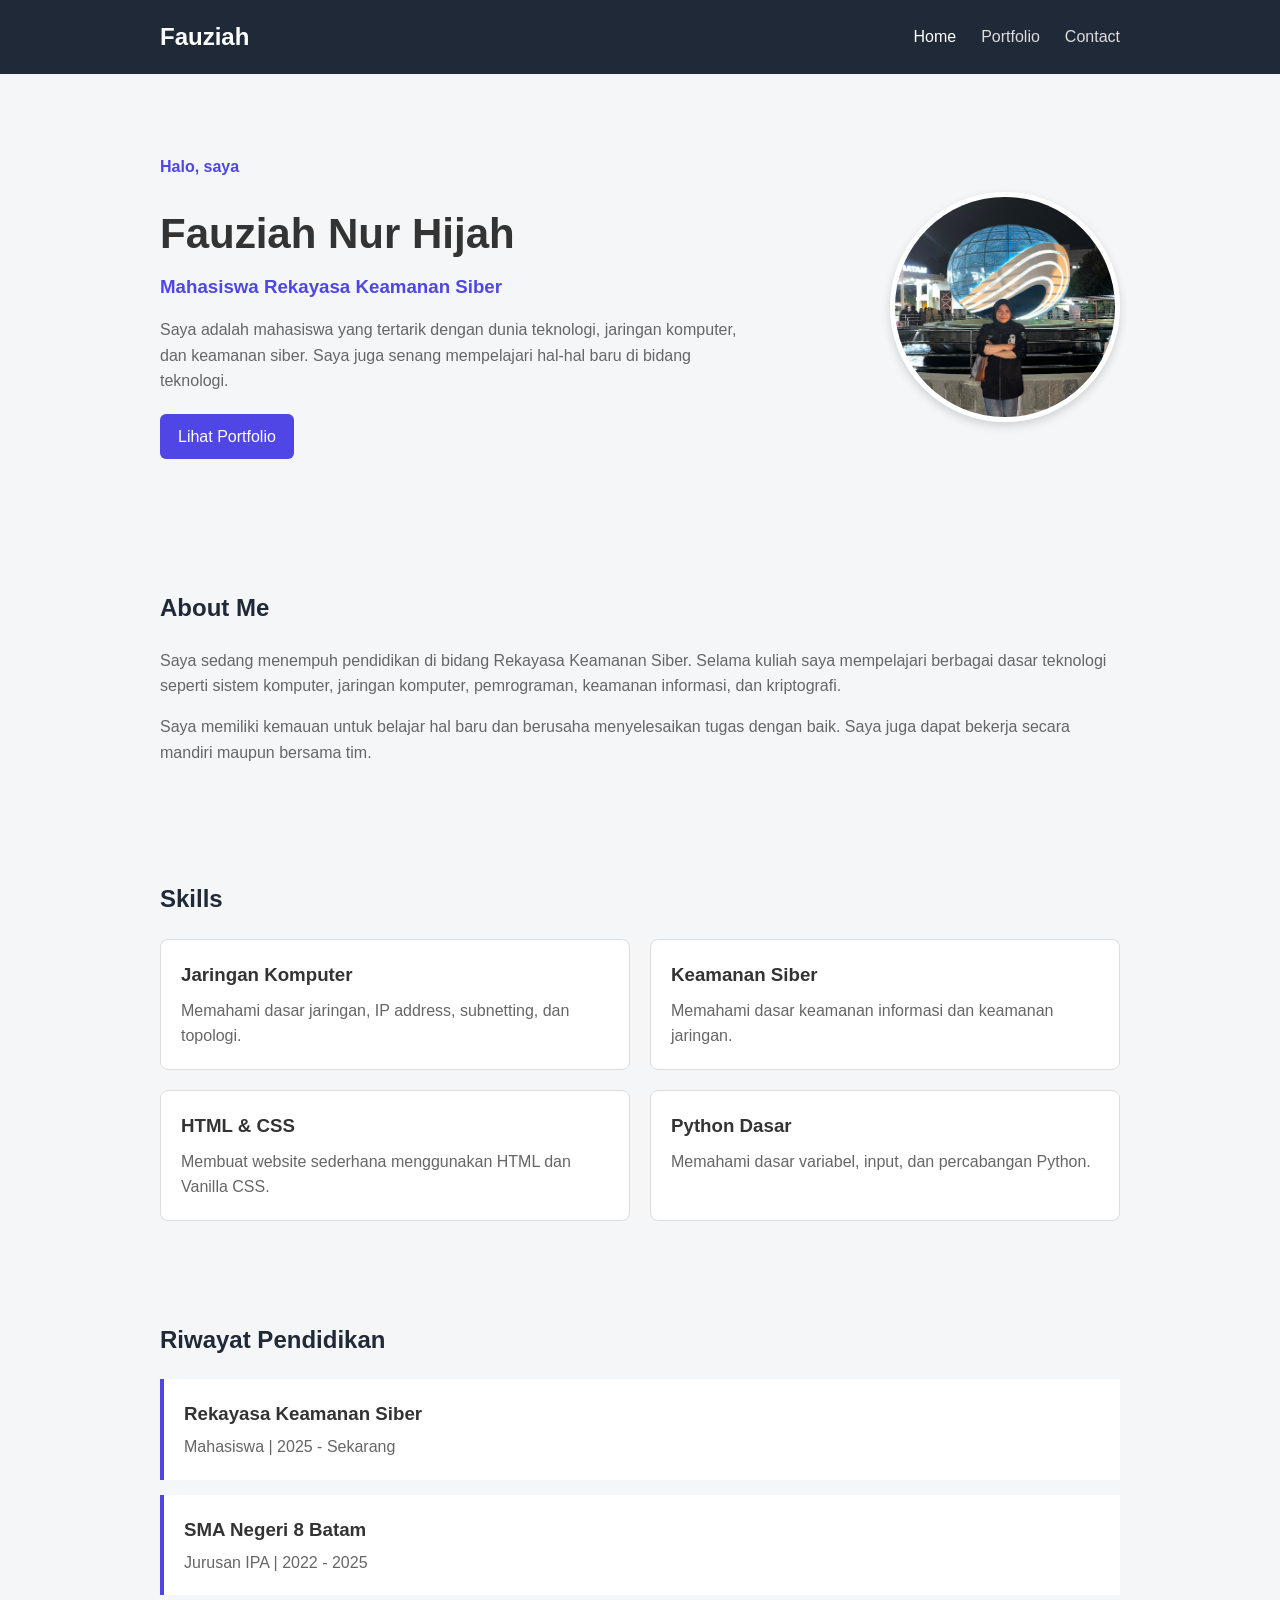
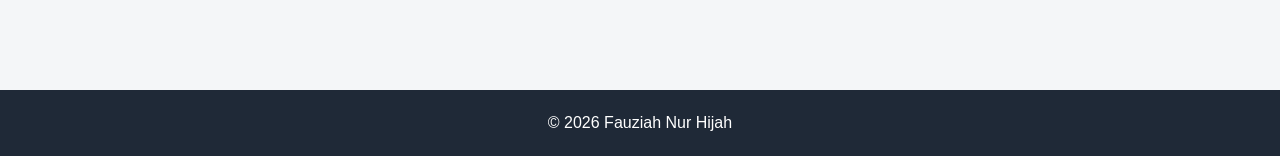
<file: Minggu 1/index.html>
<!DOCTYPE html>
<html lang="id">
<head>
    <meta charset="UTF-8">
    <meta name="viewport" content="width=device-width, initial-scale=1.0">
    <title>Profil Saya</title>
    <link rel="stylesheet" href="vanila.css">
</head>

<body>

    <header>
        <nav>
            <h2 class="logo">Fauziah</h2>

            <ul>
                <li><a href="index.html" class="active">Home</a></li>
                <li><a href="portfolio.html">Portfolio</a></li>
                <li><a href="contact.html">Contact</a></li>
            </ul>
        </nav>
    </header>

    <main>

        <section class="hero">
            <div class="hero-text">
                <p>Halo, saya</p>
                <h1>Fauziah Nur Hijah</h1>
                <h3>Mahasiswa Rekayasa Keamanan Siber</h3>

                <p>
                    Saya adalah mahasiswa yang tertarik dengan dunia teknologi,
                    jaringan komputer, dan keamanan siber. Saya juga senang
                    mempelajari hal-hal baru di bidang teknologi.
                </p>

                <a href="portfolio.html" class="button">
                    Lihat Portfolio
                </a>
            </div>

            <div class="profile">
                <img src="Images/foto.jpeg" alt="Foto Profil Fauziah">
                </div>
            </div>
        </section>


        <section class="content">
            <h2>About Me</h2>

            <p>
                Saya sedang menempuh pendidikan di bidang Rekayasa Keamanan
                Siber. Selama kuliah saya mempelajari berbagai dasar teknologi
                seperti sistem komputer, jaringan komputer, pemrograman,
                keamanan informasi, dan kriptografi.
            </p>

            <p>
                Saya memiliki kemauan untuk belajar hal baru dan berusaha
                menyelesaikan tugas dengan baik. Saya juga dapat bekerja
                secara mandiri maupun bersama tim.
            </p>
        </section>


        <section class="content">
            <h2>Skills</h2>

            <div class="skills">

                <div class="skill">
                    <h3>Jaringan Komputer</h3>
                    <p>Memahami dasar jaringan, IP address, subnetting, dan topologi.</p>
                </div>

                <div class="skill">
                    <h3>Keamanan Siber</h3>
                    <p>Memahami dasar keamanan informasi dan keamanan jaringan.</p>
                </div>

                <div class="skill">
                    <h3>HTML & CSS</h3>
                    <p>Membuat website sederhana menggunakan HTML dan Vanilla CSS.</p>
                </div>

                <div class="skill">
                    <h3>Python Dasar</h3>
                    <p>Memahami dasar variabel, input, dan percabangan Python.</p>
                </div>

            </div>
        </section>


        <section class="content">
            <h2>Riwayat Pendidikan</h2>

            <div class="education">
                <h3>Rekayasa Keamanan Siber</h3>
                <p>Mahasiswa | 2025 - Sekarang</p>
            </div>

            <div class="education">
                <h3>SMA Negeri 8 Batam</h3>
                <p>Jurusan IPA | 2022 - 2025</p>
            </div>
        </section>

    </main>


    <footer>
        <p>&copy; 2026 Fauziah Nur Hijah</p>
    </footer>

</body>
</html>
</file>
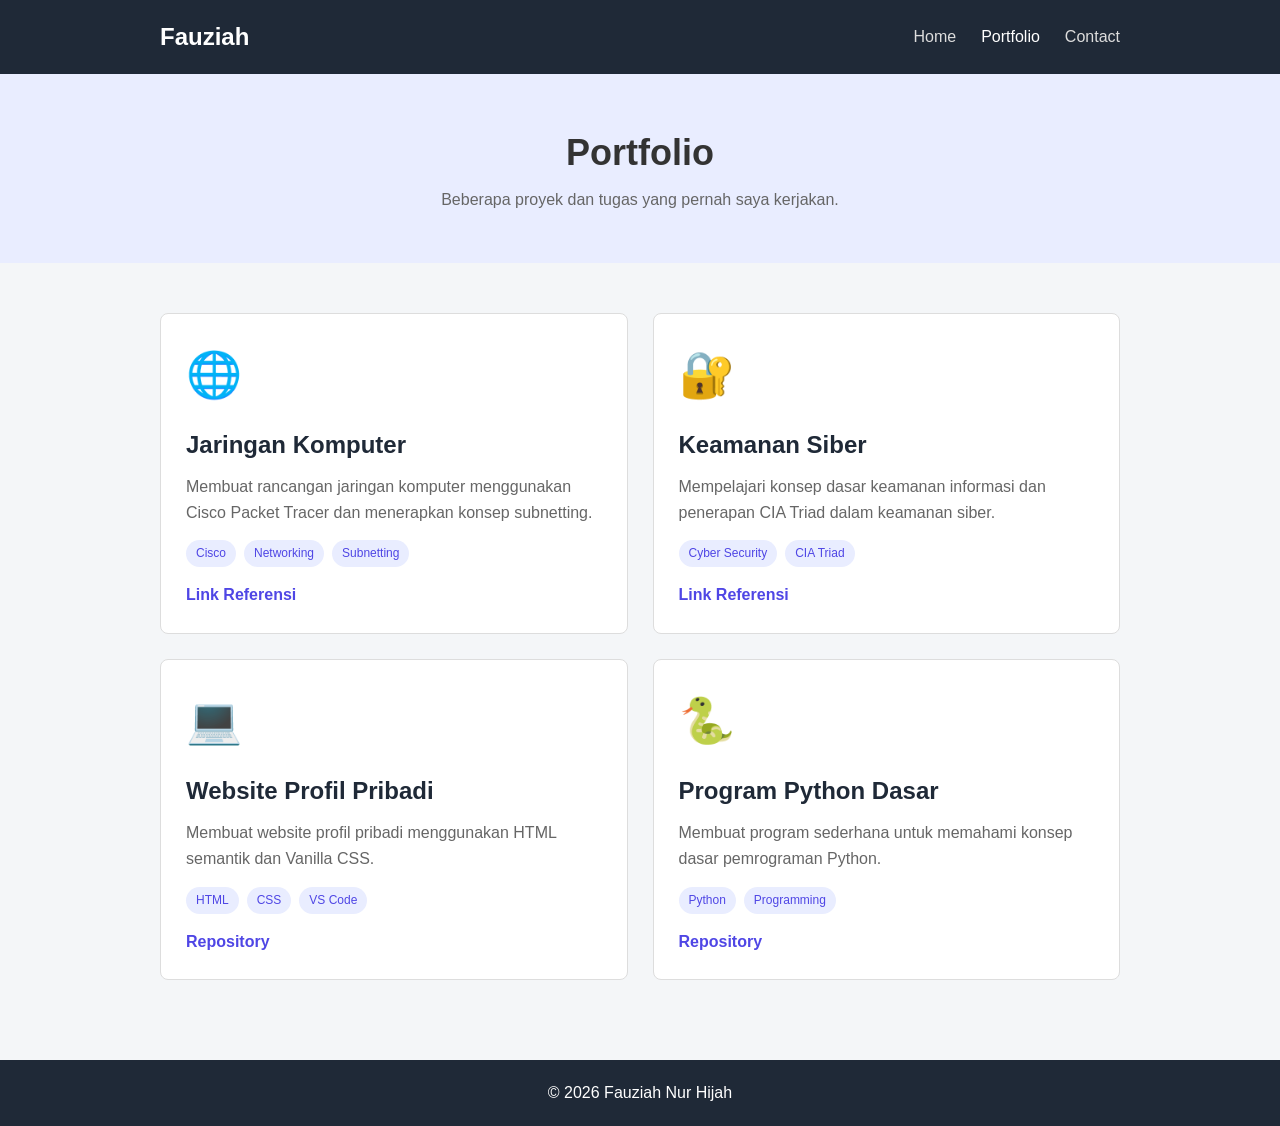
<file: Minggu 1/portfolio.html>
<!DOCTYPE html>
<html lang="id">
<head>
    <meta charset="UTF-8">
    <meta name="viewport" content="width=device-width, initial-scale=1.0">
    <title>Portfolio</title>
    <link rel="stylesheet" href="vanila.css">
</head>

<body>

    <header>
        <nav>
            <h2 class="logo">Fauziah</h2>

            <ul>
                <li><a href="index.html">Home</a></li>
                <li><a href="portfolio.html" class="active">Portfolio</a></li>
                <li><a href="contact.html">Contact</a></li>
            </ul>
        </nav>
    </header>


    <main>

        <section class="page-title">
            <h1>Portfolio</h1>
            <p>Beberapa proyek dan tugas yang pernah saya kerjakan.</p>
        </section>


        <section class="content">

            <div class="projects">

                <article class="project-card">
                    <div class="project-icon">🌐</div>

                    <h2>Jaringan Komputer</h2>

                    <p>
                        Membuat rancangan jaringan komputer menggunakan
                        Cisco Packet Tracer dan menerapkan konsep subnetting.
                    </p>

                    <div class="tags">
                        <span>Cisco</span>
                        <span>Networking</span>
                        <span>Subnetting</span>
                    </div>

                    <a href="#">Link Referensi</a>
                </article>


                <article class="project-card">
                    <div class="project-icon">🔐</div>

                    <h2>Keamanan Siber</h2>

                    <p>
                        Mempelajari konsep dasar keamanan informasi dan
                        penerapan CIA Triad dalam keamanan siber.
                    </p>

                    <div class="tags">
                        <span>Cyber Security</span>
                        <span>CIA Triad</span>
                    </div>

                    <a href="#">Link Referensi</a>
                </article>


                <article class="project-card">
                    <div class="project-icon">💻</div>

                    <h2>Website Profil Pribadi</h2>

                    <p>
                        Membuat website profil pribadi menggunakan HTML
                        semantik dan Vanilla CSS.
                    </p>

                    <div class="tags">
                        <span>HTML</span>
                        <span>CSS</span>
                        <span>VS Code</span>
                    </div>

                    <a href="#">Repository</a>
                </article>


                <article class="project-card">
                    <div class="project-icon">🐍</div>

                    <h2>Program Python Dasar</h2>

                    <p>
                        Membuat program sederhana untuk memahami konsep
                        dasar pemrograman Python.
                    </p>

                    <div class="tags">
                        <span>Python</span>
                        <span>Programming</span>
                    </div>

                    <a href="#">Repository</a>
                </article>

            </div>

        </section>

    </main>


    <footer>
        <p>&copy; 2026 Fauziah Nur Hijah</p>
    </footer>

</body>
</html>
</file>
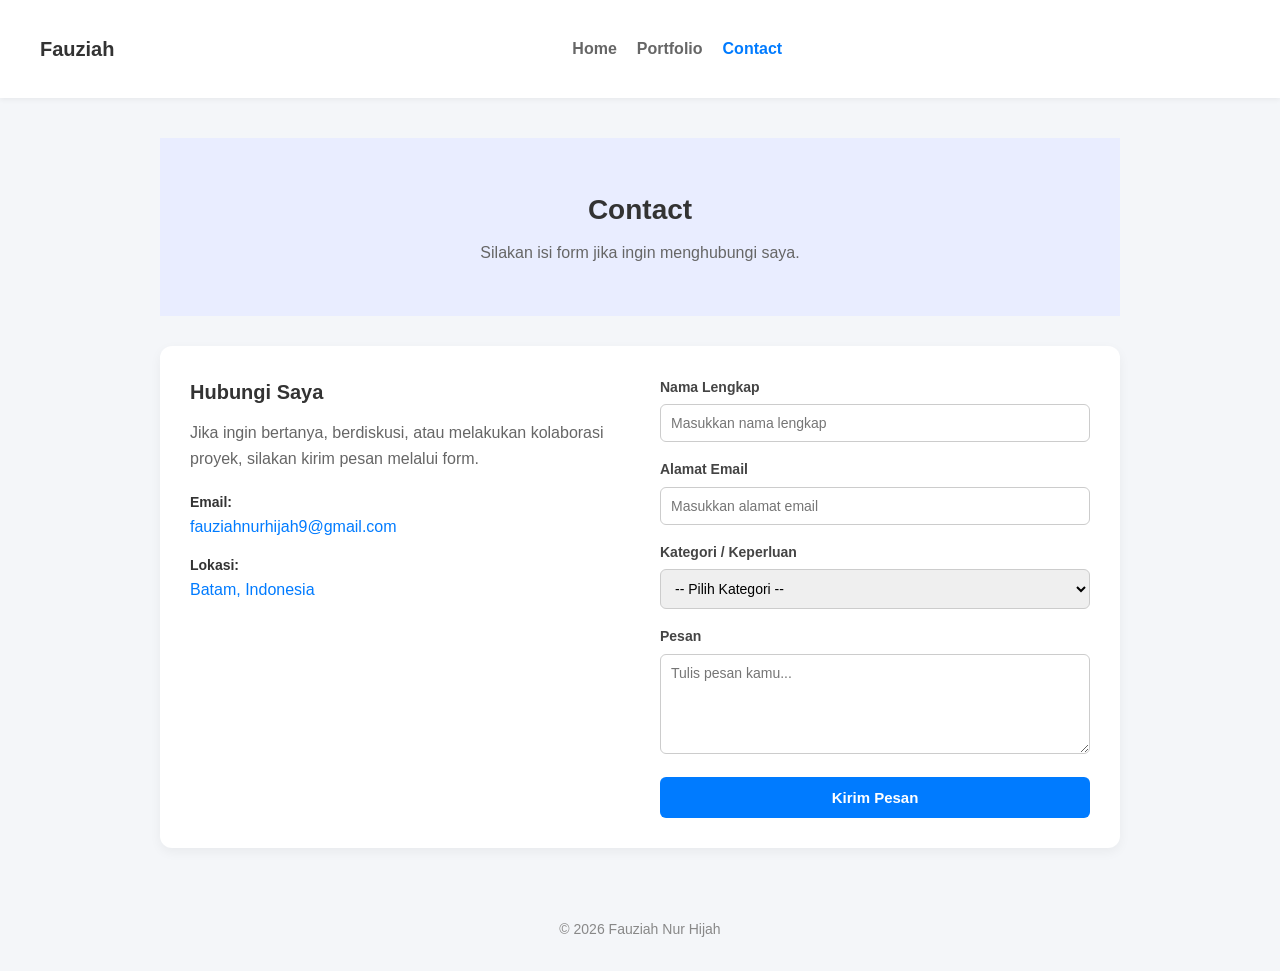
<file: Minggu 1/Minggu 1/contact.html>
<!DOCTYPE html>
<html lang="id">
<head>
    <meta charset="UTF-8">
    <meta name="viewport" content="width=device-width, initial-scale=1.0">
    <title>Contact - Fauziah</title>
    <!-- Menghubungkan ke vanila.css -->
    <link rel="stylesheet" href="vanila.css">
</head>
<body>

    <!-- Navigasi Atas -->
    <header class="navbar">
        <a href="#" class="logo">Fauziah</a>
        <nav>
            <ul class="nav-links">
                <li><a href="index.html">Home</a></li>
                <li><a href="portfolio.html">Portfolio</a></li>
                <li><a href="contact.html" class="active">Contact</a></li>
            </ul>
        </nav>
    </header>

    <!-- Content Utama -->
    <main class="contact-container">
        <div class="page-title">
            <h1>Contact</h1>
            <p>Silakan isi form jika ingin menghubungi saya.</p>
        </div>

        <!-- Wadah Utama Grid Kontak (Sesuai CSS Kamu) -->
        <div class="contact">
            
            <!-- Kolom Kiri: Informasi -->
            <div class="contact-info">
                <h2>Hubungi Saya</h2>
                <p>Jika ingin bertanya, berdiskusi, atau melakukan kolaborasi proyek, silakan kirim pesan melalui form.</p>
                
                <div class="info-detail">
                    <div class="info-item">
                        <strong>Email:</strong>
                        <p>fauziahnurhijah9@gmail.com</p>
                    </div>
                    <div class="info-item">
                        <strong>Lokasi:</strong>
                        <p>Batam, Indonesia</p>
                    </div>
                </div>
            </div>

            <!-- Kolom Kanan: Form -->
            <form action="#" method="POST">
                <div class="form-group">
                    <label for="nama">Nama Lengkap</label>
                    <input type="text" id="nama" name="nama" placeholder="Masukkan nama lengkap" required>
                </div>

                <div class="form-group">
                    <label for="email">Alamat Email</label>
                    <input type="email" id="email" name="email" placeholder="Masukkan alamat email" required>
                </div>

                <div class="form-group">
                    <label for="kategori">Kategori / Keperluan</label>
                    <select id="kategori" name="kategori" required>
                        <option value="" disabled selected>-- Pilih Kategori --</option>
                        <option value="pertanyaan">Pertanyaan Umum</option>
                        <option value="kolaborasi">Kolaborasi Proyek</option>
                        <option value="diskusi">Diskusi / Lainnya</option>
                    </select>
                </div>

                <div class="form-group">
                    <label for="pesan">Pesan</label>
                    <textarea id="pesan" name="pesan" placeholder="Tulis pesan kamu..." required></textarea>
                </div>

                <button type="submit" class="btn-submit">Kirim Pesan</button>
            </form>

        </div>
    </main>

    <footer>
        <p>&copy; 2026 Fauziah Nur Hijah</p>
    </footer>

</body>
</html>
</file>
<file: Minggu 1/vanila.css>
/* Pengaturan dasar */

* {
    box-sizing: border-box;
    margin: 0;
    padding: 0;
}

body {
    font-family: Arial, sans-serif;
    background-color: #f4f6f8;
    color: #333;
    line-height: 1.6;
}


/* Header dan navigasi */

header {
    background-color: #1f2937;
}

nav {
    max-width: 1000px;
    margin: auto;
    padding: 18px 20px;

    display: flex;
    justify-content: space-between;
    align-items: center;
}

.logo {
    color: white;
}

nav ul {
    list-style: none;
    display: flex;
    gap: 25px;
}

nav a {
    color: #ddd;
    text-decoration: none;
}

nav a:hover,
nav a.active {
    color: white;
}


/* Hero */

.hero {
    max-width: 1000px;
    margin: auto;
    padding: 80px 20px;

    display: flex;
    align-items: center;
    justify-content: space-between;
    gap: 50px;
}

.hero-text {
    max-width: 600px;
}

.hero-text > p:first-child {
    color: #4f46e5;
    font-weight: bold;
}

.hero h1 {
    font-size: 42px;
    margin: 5px 0;
}

.hero h3 {
    color: #4f46e5;
    margin-bottom: 15px;
}

.hero-text p {
    color: #666;
    margin-bottom: 20px;
}

.button {
    display: inline-block;
    background-color: #4f46e5;
    color: white;

    padding: 10px 18px;
    border-radius: 6px;

    text-decoration: none;
}

.button:hover {
    background-color: #3730a3;
}


/* Foto profil */

.profile {
    display: flex;
    justify-content: center;
}

.profile img {
    width: 230px;
    height: 230px;
    object-fit: cover;
    border-radius: 50%;
    border: 5px solid white;
    box-shadow: 0 4px 10px rgba(0, 0, 0, 0.15);
}
   

/* Content */

.content {
    max-width: 1000px;
    margin: auto;
    padding: 50px 20px;
}

.content h2 {
    margin-bottom: 20px;
    color: #1f2937;
}

.content > p {
    color: #666;
    margin-bottom: 15px;
}


/* Skills */

.skills {
    display: grid;
    grid-template-columns: repeat(2, 1fr);
    gap: 20px;
}

.skill {
    background-color: white;
    padding: 20px;
    border-radius: 8px;
    border: 1px solid #ddd;
}

.skill h3 {
    margin-bottom: 8px;
}

.skill p {
    color: #666;
}


/* Pendidikan */

.education {
    background-color: white;
    padding: 20px;
    margin-bottom: 15px;
    border-left: 4px solid #4f46e5;
}

.education h3 {
    margin-bottom: 5px;
}

.education p {
    color: #666;
}


/* Judul halaman */

.page-title {
    text-align: center;
    background-color: #e9edff;
    padding: 50px 20px;
}

.page-title h1 {
    font-size: 36px;
    margin-bottom: 5px;
}

.page-title p {
    color: #666;
}


/* Portfolio */

.projects {
    display: grid;
    grid-template-columns: repeat(2, 1fr);
    gap: 25px;
}

.project-card {
    background-color: white;
    padding: 25px;
    border-radius: 8px;
    border: 1px solid #ddd;
}

.project-icon {
    font-size: 45px;
    margin-bottom: 15px;
}

.project-card h2 {
    margin-bottom: 10px;
}

.project-card p {
    color: #666;
    margin-bottom: 15px;
}

.tags {
    display: flex;
    flex-wrap: wrap;
    gap: 8px;
    margin-bottom: 15px;
}

.tags span {
    background-color: #e9edff;
    color: #4f46e5;
    padding: 4px 10px;
    border-radius: 15px;
    font-size: 12px;
}

.project-card a {
    color: #4f46e5;
    text-decoration: none;
    font-weight: bold;
}


/* Contact */

.contact {
    max-width: 1000px;
    margin: auto;
    padding: 60px 20px;

    display: grid;
    grid-template-columns: 1fr 1fr;
    gap: 50px;
}

.contact-info p {
    color: #666;
    margin-bottom: 20px;
}

form {
    background-color: white;
    padding: 25px;
    border-radius: 8px;
    border: 1px solid #ddd;
}

form label {
    display: block;
    margin-bottom: 6px;
    font-weight: bold;
}

form input,
form select,
form textarea {
    width: 100%;
    padding: 10px;

    margin-bottom: 18px;

    border: 1px solid #ccc;
    border-radius: 5px;

    font-family: Arial, sans-serif;
}

form textarea {
    resize: vertical;
}

form button {
    width: 100%;

    padding: 11px;

    border: none;
    border-radius: 5px;

    background-color: #4f46e5;
    color: white;

    cursor: pointer;
}

form button:hover {
    background-color: #3730a3;
}


/* Footer */

footer {
    background-color: #1f2937;
    color: white;

    text-align: center;
    padding: 20px;

    margin-top: 30px;
}


/* Tampilan HP */

@media (max-width: 700px) {

    nav {
        flex-direction: column;
        gap: 15px;
    }

    .hero {
        flex-direction: column-reverse;
        text-align: center;
    }

    .skills {
        grid-template-columns: 1fr;
    }

    .projects {
        grid-template-columns: 1fr;
    }

    .contact {
        grid-template-columns: 1fr;
    }
}
</file>
<file: Minggu 1/Minggu 1/vanila.css>
/* Pengaturan dasar */

* {
    box-sizing: border-box;
    margin: 0;
    padding: 0;
}

body {
    font-family: Arial, sans-serif;
    background-color: #f4f6f8;
    color: #333;
    line-height: 1.6;
}


/* Header dan navigasi */

header {
    background-color: #1f2937;
}

nav {
    max-width: 1000px;
    margin: auto;
    padding: 18px 20px;

    display: flex;
    justify-content: space-between;
    align-items: center;
}

.logo {
    color: white;
}

nav ul {
    list-style: none;
    display: flex;
    gap: 25px;
}

nav a {
    color: #ddd;
    text-decoration: none;
}

nav a:hover,
nav a.active {
    color: white;
}


/* Hero */

.hero {
    max-width: 1000px;
    margin: auto;
    padding: 80px 20px;

    display: flex;
    align-items: center;
    justify-content: space-between;
    gap: 50px;
}

.hero-text {
    max-width: 600px;
}

.hero-text > p:first-child {
    color: #4f46e5;
    font-weight: bold;
}

.hero h1 {
    font-size: 42px;
    margin: 5px 0;
}

.hero h3 {
    color: #4f46e5;
    margin-bottom: 15px;
}

.hero-text p {
    color: #666;
    margin-bottom: 20px;
}

.button {
    display: inline-block;
    background-color: #4f46e5;
    color: white;

    padding: 10px 18px;
    border-radius: 6px;

    text-decoration: none;
}

.button:hover {
    background-color: #3730a3;
}


/* Foto profil */

.profile {
    display: flex;
    justify-content: center;
}

.profile img {
    width: 230px;
    height: 230px;
    object-fit: cover;
    border-radius: 50%;
    border: 5px solid white;
    box-shadow: 0 4px 10px rgba(0, 0, 0, 0.15);
}
   

/* Content */

.content {
    max-width: 1000px;
    margin: auto;
    padding: 50px 20px;
}

.content h2 {
    margin-bottom: 20px;
    color: #1f2937;
}

.content > p {
    color: #666;
    margin-bottom: 15px;
}


/* Skills */

.skills {
    display: grid;
    grid-template-columns: repeat(2, 1fr);
    gap: 20px;
}

.skill {
    background-color: white;
    padding: 20px;
    border-radius: 8px;
    border: 1px solid #ddd;
}

.skill h3 {
    margin-bottom: 8px;
}

.skill p {
    color: #666;
}


/* Pendidikan */

.education {
    background-color: white;
    padding: 20px;
    margin-bottom: 15px;
    border-left: 4px solid #4f46e5;
}

.education h3 {
    margin-bottom: 5px;
}

.education p {
    color: #666;
}


/* Judul halaman */

.page-title {
    text-align: center;
    background-color: #e9edff;
    padding: 50px 20px;
}

.page-title h1 {
    font-size: 36px;
    margin-bottom: 5px;
}

.page-title p {
    color: #666;
}


/* Portfolio */

.projects {
    display: grid;
    grid-template-columns: repeat(2, 1fr);
    gap: 25px;
}

.project-card {
    background-color: white;
    padding: 25px;
    border-radius: 8px;
    border: 1px solid #ddd;
}

.project-icon {
    font-size: 45px;
    margin-bottom: 15px;
}

.project-card h2 {
    margin-bottom: 10px;
}

.project-card p {
    color: #666;
    margin-bottom: 15px;
}

.tags {
    display: flex;
    flex-wrap: wrap;
    gap: 8px;
    margin-bottom: 15px;
}

.tags span {
    background-color: #e9edff;
    color: #4f46e5;
    padding: 4px 10px;
    border-radius: 15px;
    font-size: 12px;
}

.project-card a {
    color: #4f46e5;
    text-decoration: none;
    font-weight: bold;
}


/* Contact */

/* Reset & Styling Dasar */
* {
    margin: 0;
    padding: 0;
    box-sizing: border-box;
    font-family: Arial, Helvetica, sans-serif;
}

body {
    background-color: #f4f6f9;
    color: #333;
    line-height: 1.6;
}

/* Navbar */
.navbar {
    background: #ffffff;
    padding: 18px 40px;
    display: flex;
    justify-content: space-between;
    align-items: center;
    box-shadow: 0 2px 5px rgba(0,0,0,0.05);
}

.navbar .logo {
    font-size: 20px;
    font-weight: bold;
    color: #333;
    text-decoration: none;
}

.nav-links {
    list-style: none;
    display: flex;
    gap: 20px;
}

.nav-links a {
    text-decoration: none;
    color: #666;
    font-weight: bold;
}

.nav-links a.active, 
.nav-links a:hover {
    color: #007bff;
}

/* Pembungkus Halaman */
.contact-container {
    max-width: 1000px;
    margin: 40px auto;
    padding: 0 20px;
}

.page-title {
    text-align: center;
    margin-bottom: 30px;
}

.page-title h1 {
    font-size: 28px;
    margin-bottom: 8px;
}

.page-title p {
    color: #666;
}

/* Bagian Grid Kontak (Dari Kodingan Kamu) */
.contact {
    max-width: 1000px;
    margin: auto;
    padding: 30px;
    background-color: #ffffff;
    border-radius: 12px;
    box-shadow: 0 4px 12px rgba(0,0,0,0.05);
    display: grid;
    grid-template-columns: 1fr 1fr;
    gap: 40px;
}

.contact-info h2 {
    margin-bottom: 12px;
    font-size: 20px;
}

.contact-info p {
    color: #666;
    margin-bottom: 20px;
}

.info-item {
    margin-bottom: 15px;
}

.info-item strong {
    display: block;
    font-size: 14px;
    color: #333;
}

.info-item p {
    color: #007bff;
    margin-bottom: 0;
}

/* Styling Form (Dari Kodingan Kamu) */
form {
    background-color: white;
}

.form-group {
    margin-bottom: 16px;
}

form label {
    display: block;
    margin-bottom: 6px;
    font-weight: bold;
    font-size: 14px;
    color: #444;
}

form input, 
form select, 
form textarea {
    width: 100%;
    padding: 10px;
    border: 1px solid #ccc;
    border-radius: 6px;
    font-size: 14px;
    outline: none;
}

form input:focus, 
form select:focus, 
form textarea:focus {
    border-color: #007bff;
}

form textarea {
    min-height: 100px;
    resize: vertical;
}

.btn-submit {
    background-color: #007bff;
    color: white;
    padding: 12px 20px;
    border: none;
    border-radius: 6px;
    cursor: pointer;
    font-weight: bold;
    width: 100%;
    font-size: 15px;
    transition: background 0.3s;
}

.btn-submit:hover {
    background-color: #0056b3;
}

/* Footer */
footer {
    text-align: center;
    padding: 30px;
    color: #888;
    font-size: 14px;
}

/* Responsif untuk Layar HP */
@media (max-width: 768px) {
    .contact {
        grid-template-columns: 1fr;
    }
}
</file>
